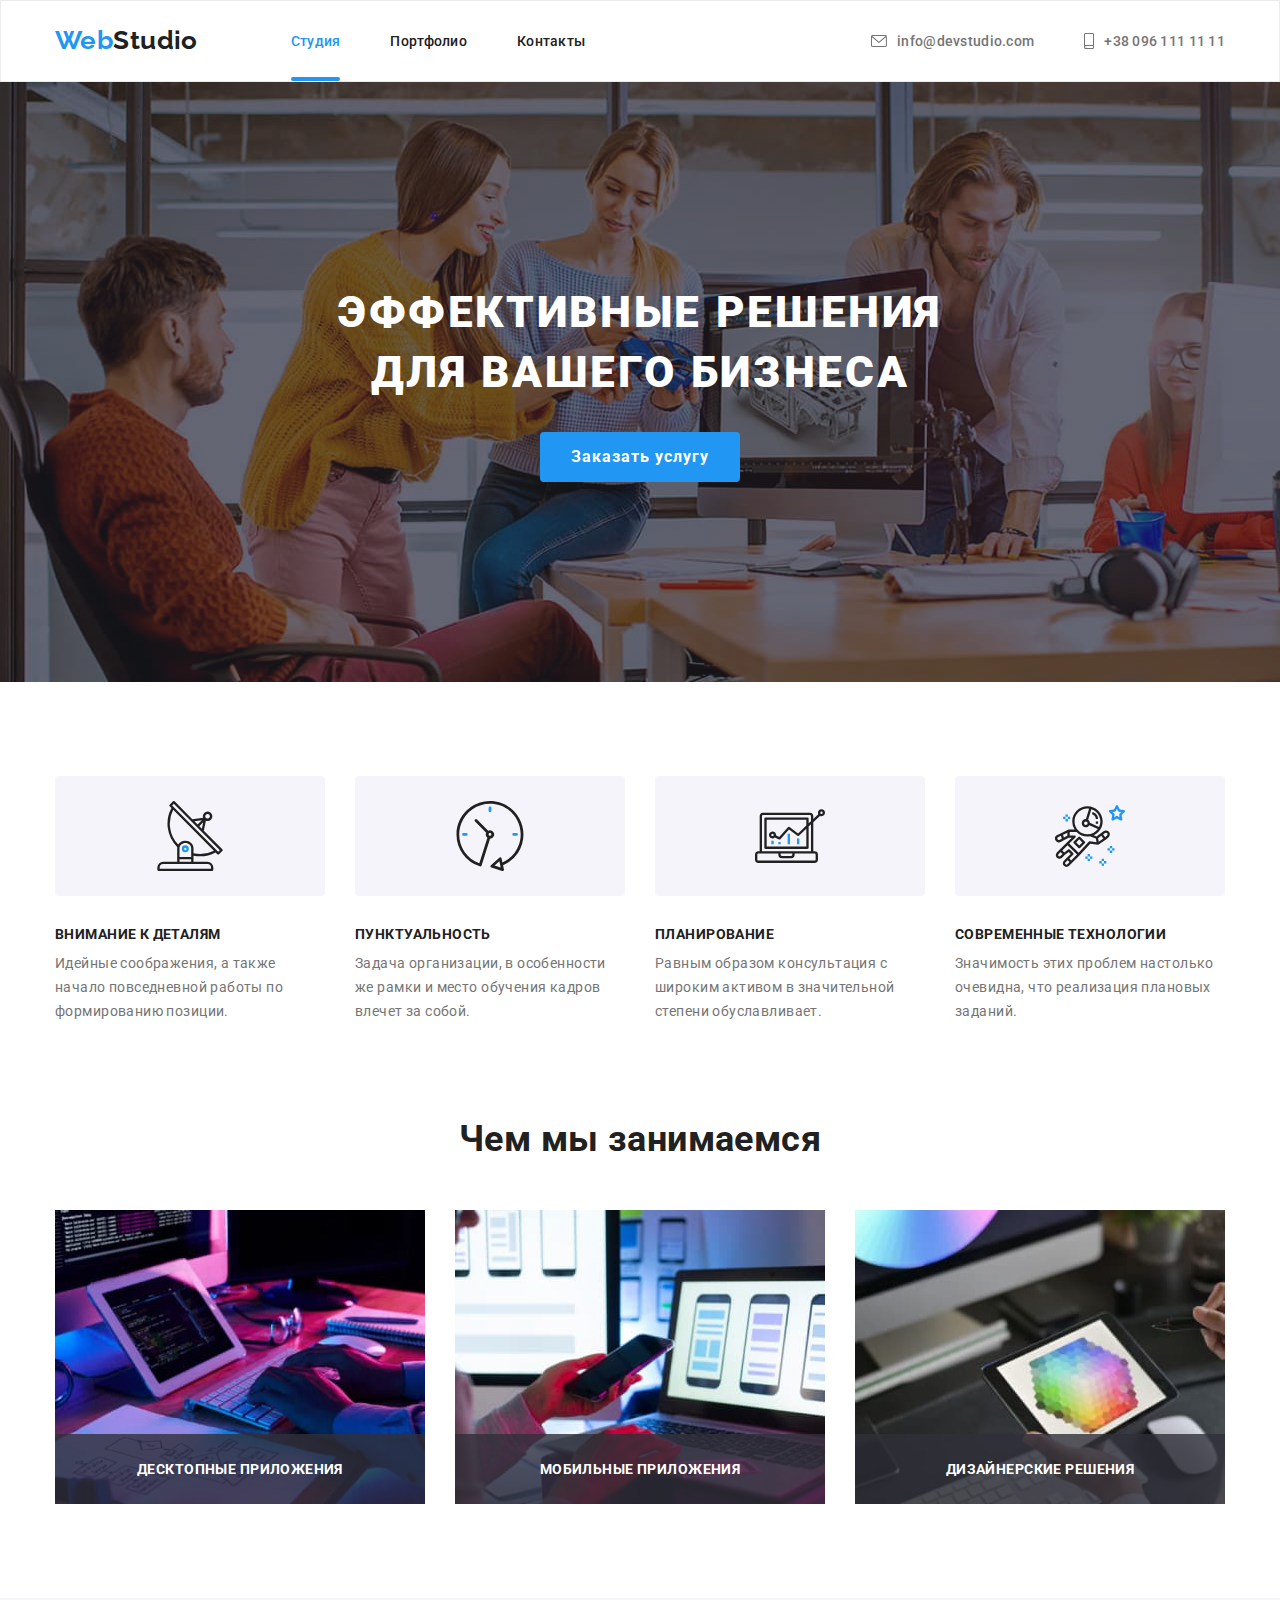
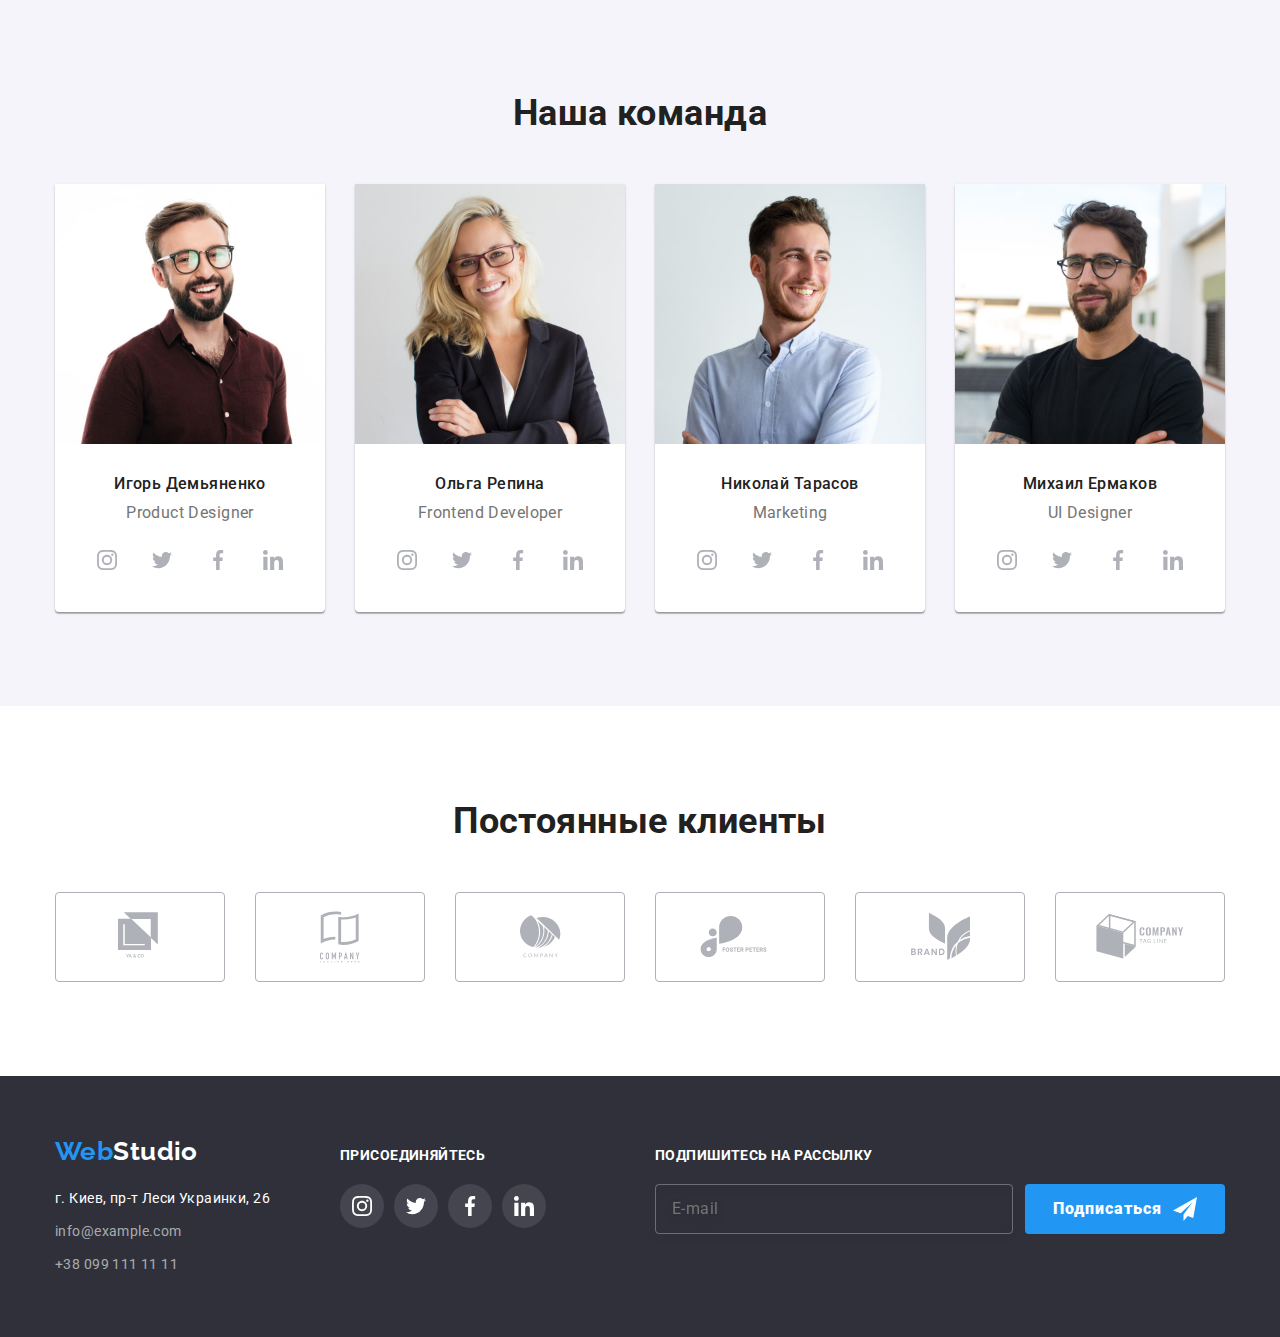
<file: index.html>
<!DOCTYPE html>
<html lang="ru">
  <head>
    <meta charset="UTF-8" />
    <meta name="viewport" content="width=device-width, initial-scale=1.0" />
    <title>WebStudio</title>
    <link rel="preconnect" href="https://fonts.gstatic.com" />
    <link
      href="https://fonts.googleapis.com/css2?family=Raleway:wght@400;700&family=Roboto:wght@400;500;700;900&display=swap"
      rel="stylesheet"
    />
    <link
      rel="stylesheet"
      href="https://cdnjs.cloudflare.com/ajax/libs/modern-normalize/1.0.0/modern-normalize.min.css"
    />
    <link rel="stylesheet" href="./css/main.min.css" />
  </head>
  <body>
    <header class="header">
      <div class="container">
        <nav class="nav">
          <a lang="en" href="#" class="logo"
            ><span class="web">Web</span>Studio
          </a>
          <ul class="nav-main list">
            <li class="item">
              <a href="#" class="link current">Студия</a>
            </li>
            <li class="item">
              <a href="./portfolio.html" class="link">Портфолио</a>
            </li>
            <li class="item">
              <a href="#" class="link">Контакты</a>
            </li>
          </ul>
        </nav>
        <ul class="contacts list">
          <li class="item">
            <a href="mailto:info@devstudio.com" class="link">
              <svg class="contacts-icon" width="16" height="12">
                <use href="./images/sprite.svg#envelope"></use>
              </svg>
              info@devstudio.com</a
            >
          </li>
          <li class="item">
            <a href="tel:+380961111111" class="link">
              <svg class="contacts-icon" width="10" height="16">
                <use href="./images/sprite.svg#smartphone"></use>
              </svg>
              +38 096 111 11 11</a
            >
          </li>
        </ul>
      </div>
    </header>
    <main>
      <!--hero-->
      <section class="hero">
        <div class="container">
          <h1 class="hero-title">
            Эффективные решения <br />
            для вашего бизнеса
          </h1>
          <button type="button" class="button primary" data-modal-open>
            Заказать услугу
          </button>
        </div>
      </section>
      <!--Features-->
      <section class="feature">
        <div class="container">
          <h2 class="visually-hidden">Особенноти</h2>
          <ul class="feature-list list">
            <li class="item">
              <div class="feature-thumb">
                <svg class="feature-icon" width="70" height="70">
                  <use href="./images/sprite.svg#antenna"></use>
                </svg>
              </div>
              <h3 class="title">Внимание к деталям</h3>
              <p class="text">
                Идейные соображения, а также начало повседневной работы по
                формированию позиции.
              </p>
            </li>
            <li class="item">
              <div class="feature-thumb">
                <svg class="feature-icon" width="70" height="70">
                  <use href="./images/sprite.svg#clock"></use>
                </svg>
              </div>
              <h3 class="title">Пунктуальность</h3>
              <p class="text">
                Задача организации, в особенности же рамки и место обучения
                кадров влечет за собой.
              </p>
            </li>
            <li class="item">
              <div class="feature-thumb">
                <svg class="feature-icon" width="70" height="70">
                  <use href="./images/sprite.svg#diagram"></use>
                </svg>
              </div>
              <h3 class="title">Планирование</h3>
              <p class="text">
                Равным образом консультация с широким активом в значительной
                степени обуславливает.
              </p>
            </li>
            <li class="item">
              <div class="feature-thumb">
                <svg class="feature-icon" width="70" height="70">
                  <use href="./images/sprite.svg#astronaut"></use>
                </svg>
              </div>
              <h3 class="title">Современные технологии</h3>
              <p class="text">
                Значимость этих проблем настолько очевидна, что реализация
                плановых заданий.
              </p>
            </li>
          </ul>
        </div>
      </section>
      <!-- about-->
      <section class="about">
        <div class="container">
          <h2 class="big-title">Чем мы занимаемся</h2>
          <ul class="about-list list">
            <li class="item">
              <img
                src="./images/about/about_img_1.jpg"
                alt="компютер"
                width="370"
                height="294"
              />
              <div class="about-thumb">
                <p class="label">Десктопные приложения</p>
              </div>
            </li>
            <li class="item">
              <img
                src="./images/about/about_img_2.jpg"
                alt="телефон"
                width="370"
                height="294"
              />
              <div class="about-thumb">
                <p class="label">Мобильные приложения</p>
              </div>
            </li>
            <li class="item">
              <img
                src="./images/about/about_img_3.jpg"
                alt="планшет"
                width="370"
                height="294"
              />
              <div class="about-thumb">
                <p class="label">Дизайнерские решения</p>
              </div>
            </li>
          </ul>
        </div>
      </section>
      <!--Team-->
      <section class="team">
        <div class="container">
          <h2 class="big-title">Наша команда</h2>
          <ul class="team-list list">
            <li class="item">
              <img
                src="./images/our_team/Демьяненко.jpg"
                alt="Демьяненько"
                width="270"
                height="260"
              />
              <div class="card">
                <h3 class="title">Игорь Демьяненко</h3>
                <p class="text">Product Designer</p>
                <ul class="social-list list">
                  <li class="social-item">
                    <a href="" class="social-link link">
                      <svg class="social-icon" width="20" height="20">
                        <use href="./images/sprite.svg#instagram"></use>
                      </svg>
                    </a>
                  </li>
                  <li class="social-item">
                    <a href="" class="social-link link">
                      <svg class="social-icon" width="20" height="20">
                        <use href="./images/sprite.svg#twitter"></use>
                      </svg>
                    </a>
                  </li>
                  <li class="social-item">
                    <a href="" class="social-link link">
                      <svg class="social-icon" width="20" height="20">
                        <use href="./images/sprite.svg#facebook"></use>
                      </svg>
                    </a>
                  </li>
                  <li class="social-item">
                    <a href="" class="social-link link">
                      <svg class="social-icon" width="20" height="20">
                        <use href="./images/sprite.svg#linkedin"></use>
                      </svg>
                    </a>
                  </li>
                </ul>
              </div>
            </li>
            <li class="item">
              <img
                src="./images/our_team/Репина.jpg"
                alt="Репина"
                width="270"
                height="260"
              />
              <div class="card">
                <h3 class="title">Ольга Репина</h3>
                <p class="text">Frontend Developer</p>
                <ul class="social-list list">
                  <li class="social-item">
                    <a href="" class="social-link link">
                      <svg class="social-icon" width="20" height="20">
                        <use href="./images/sprite.svg#instagram"></use>
                      </svg>
                    </a>
                  </li>
                  <li class="social-item">
                    <a href="" class="social-link link">
                      <svg class="social-icon" width="20" height="20">
                        <use href="./images/sprite.svg#twitter"></use>
                      </svg>
                    </a>
                  </li>
                  <li class="social-item">
                    <a href="" class="social-link link">
                      <svg class="social-icon" width="20" height="20">
                        <use href="./images/sprite.svg#facebook"></use>
                      </svg>
                    </a>
                  </li>
                  <li class="social-item">
                    <a href="" class="social-link link">
                      <svg class="social-icon" width="20" height="20">
                        <use href="./images/sprite.svg#linkedin"></use>
                      </svg>
                    </a>
                  </li>
                </ul>
              </div>
            </li>
            <li class="item">
              <img
                src="./images/our_team/Тарасов.jpg"
                alt="Тарасов"
                width="270"
                height="260"
              />
              <div class="card">
                <h3 class="title">Николай Тарасов</h3>
                <p class="text">Marketing</p>
                <ul class="social-list list">
                  <li class="social-item">
                    <a href="" class="social-link link">
                      <svg class="social-icon" width="20" height="20">
                        <use href="./images/sprite.svg#instagram "></use>
                      </svg>
                    </a>
                  </li>
                  <li class="social-item">
                    <a href="" class="social-link link">
                      <svg class="social-icon" width="20" height="20">
                        <use href="./images/sprite.svg#twitter"></use>
                      </svg>
                    </a>
                  </li>
                  <li class="social-item">
                    <a href="" class="social-link link">
                      <svg class="social-icon" width="20" height="20">
                        <use href="./images/sprite.svg#facebook"></use>
                      </svg>
                    </a>
                  </li>
                  <li class="social-item">
                    <a href="" class="social-link link">
                      <svg class="social-icon" width="20" height="20">
                        <use href="./images/sprite.svg#linkedin"></use>
                      </svg>
                    </a>
                  </li>
                </ul>
              </div>
            </li>
            <li class="item">
              <img
                src="./images/our_team/Ермаков.jpg"
                alt="Ермаков"
                width="270"
                height="260"
              />
              <div class="card">
                <h3 class="title">Михаил Ермаков</h3>
                <p class="text">UI Designer</p>
                <ul class="social-list list">
                  <li class="social-item">
                    <a href="" class="social-link link">
                      <svg class="social-icon" width="20" height="20">
                        <use href="./images/sprite.svg#instagram"></use>
                      </svg>
                    </a>
                  </li>
                  <li class="social-item">
                    <a href="" class="social-link link">
                      <svg class="social-icon" width="20" height="20">
                        <use href="./images/sprite.svg#twitter"></use>
                      </svg>
                    </a>
                  </li>
                  <li class="social-item">
                    <a href="" class="social-link link">
                      <svg class="social-icon" width="20" height="20">
                        <use href="./images/sprite.svg#facebook"></use>
                      </svg>
                    </a>
                  </li>
                  <li class="social-item">
                    <a href="" class="social-link link">
                      <svg class="social-icon" width="20" height="20">
                        <use href="./images/sprite.svg#linkedin"></use>
                      </svg>
                    </a>
                  </li>
                </ul>
              </div>
            </li>
          </ul>
        </div>
      </section>
      <!--client-->
      <section class="client">
        <div class="container">
          <h2 class="big-title">Постоянные клиенты</h2>
          <ul class="client-list list">
            <li class="client-item">
              <a href="" class="client-link link">
                <svg class="client-icon" width="44" height="49">
                  <use href="./images/sprite.svg#logo-1"></use>
                </svg>
              </a>
            </li>
            <li class="client-item">
              <a href="" class="client-link">
                <svg class="client-icon" width="40" height="52">
                  <use href="./images/sprite.svg#logo-2"></use>
                </svg>
              </a>
            </li>
            <li class="client-item">
              <a href="" class="client-link">
                <svg class="client-icon" width="41" height="43">
                  <use href="./images/sprite.svg#logo-3"></use>
                </svg>
              </a>
            </li>
            <li class="client-item">
              <a href="" class="client-link">
                <svg class="client-icon" width="80" height="42">
                  <use href="./images/sprite.svg#logo-4"></use>
                </svg>
              </a>
            </li>
            <li class="client-item">
              <a href="" class="client-link">
                <svg class="client-icon" width="59" height="47">
                  <use href="./images/sprite.svg#logo-5"></use>
                </svg>
              </a>
            </li>
            <li class="client-item">
              <a href="" class="client-link">
                <svg class="client-icon" width="88" height="45">
                  <use href="./images/sprite.svg#logo-6"></use>
                </svg>
              </a>
            </li>
          </ul>
        </div>
      </section>
    </main>

    <footer class="footer">
      <div class="container">
        <div class="address">
          <a href="#" class="logo"><span class="web">Web</span>Studio</a>
          <address>
            <ul class="address-list list">
              <li class="address-item">
                <a
                  href="https://goo.gl/maps/3HchapmakeDrpsUs8"
                  target="blank"
                  class="maps link"
                  >г. Киев, пр-т Леси Украинки, 26
                </a>
              </li>
              <li class="address-item">
                <a href="mailto:info@example.com" class="link"
                  >info@example.com</a
                >
              </li>
              <li class="address-item">
                <a href="tel:+380991111111" class="link">+38 099 111 11 11</a>
              </li>
            </ul>
          </address>
        </div>
        <div class="footer-social">
          <p class="footer-text">присоединяйтесь</p>
          <ul class="footer-social-list list">
            <li class="footer-social-item">
              <a href="" class="footer-social-link link">
                <svg class="footer-social-icon" width="20" height="20">
                  <use href="./images/sprite.svg#instagram"></use>
                </svg>
              </a>
            </li>
            <li class="footer-social-item">
              <a href="" class="footer-social-link link">
                <svg class="footer-social-icon" width="20" height="20">
                  <use href="./images/sprite.svg#twitter"></use>
                </svg>
              </a>
            </li>
            <li class="footer-social-item">
              <a href="" class="footer-social-link link">
                <svg class="footer-social-icon" width="20" height="20">
                  <use href="./images/sprite.svg#facebook"></use>
                </svg>
              </a>
            </li>
            <li class="footer-social-item">
              <a href="" class="footer-social-link link">
                <svg class="footer-social-icon" width="20" height="20">
                  <use href="./images/sprite.svg#linkedin"></use>
                </svg>
              </a>
            </li>
          </ul>
        </div>
        <div class="footer-submit">
          <p class="footer-text">Подпишитесь на рассылку</p>
          <form class="footer-form">
            <input class="footer-input" type="email" placeholder="E-mail" />
            <button type="submit" class="button">
              <b>Подписаться</b>
              <svg class="submit-icon" width="24" height="24">
                <use href="./images/sprite.svg#send"></use>
              </svg>
            </button>
          </form>
        </div>
      </div>
    </footer>
    <!--modal-->
    <div class="backdrop is-hidden" data-modal>
      <div class="modal">
        <button type="button" class="button-modal" data-modal-close>
          <svg class="modal-icon" width="18" height="18">
            <use href="./images/sprite.svg#close"></use>
          </svg>
        </button>
        <form action="#" class="modal-form">
          <b class="modal-title">Оставьте свои данные, мы вам перезвоним</b>
          <div class="modal-box">
            <label for="user-name" class="modal-label">Имя</label>
            <div class="modal-box-input">
              <input
                type="text"
                id="user-name"
                name="text"
                class="modal-input"
              />
              <svg class="modal-box-icon" width="18" height="18">
                <use href="./images/sprite.svg#person"></use>
              </svg>
            </div>
          </div>
          <div class="modal-box">
            <label for="user-phone" class="modal-label">Телефон</label>
            <div class="modal-box-input">
              <input
                type="tel"
                id="user-phone"
                name="tel"
                class="modal-input"
              />
              <svg class="modal-box-icon" width="18" height="18">
                <use href="./images/sprite.svg#phone"></use>
              </svg>
            </div>
          </div>
          <div class="modal-box">
            <label for="user-email" class="modal-label">Почта</label>
            <div class="modal-box-input">
              <input
                type="email"
                id="user-email"
                name="email"
                class="modal-input"
              />
              <svg class="modal-box-icon" width="18" height="18">
                <use href="./images/sprite.svg#email"></use>
              </svg>
            </div>
          </div>
          <div class="modal-box-message">
            <label for="message" class="modal-label">Комментарий</label>
            <textarea
              name="user-message"
              id="message"
              class="modal-message"
              placeholder="Введите текст"
            ></textarea>
          </div>

          <div class="modal-box-policy">
            <input
              type="checkbox"
              name="user-policy"
              id="policy-check"
              class="modal-check-policy visually-hidden"
            />
            <label for="policy-check" class="modal-policy"
              >Соглашаюсь с рассылкой и принимаю &nbsp;
              <a href="#"> Условия договора</a>
            </label>
          </div>

          <button type="submit" class="button">Отправить</button>
        </form>
      </div>
    </div>

    <script src="./js/modal.js"></script>
  </body>
</html>
</file>
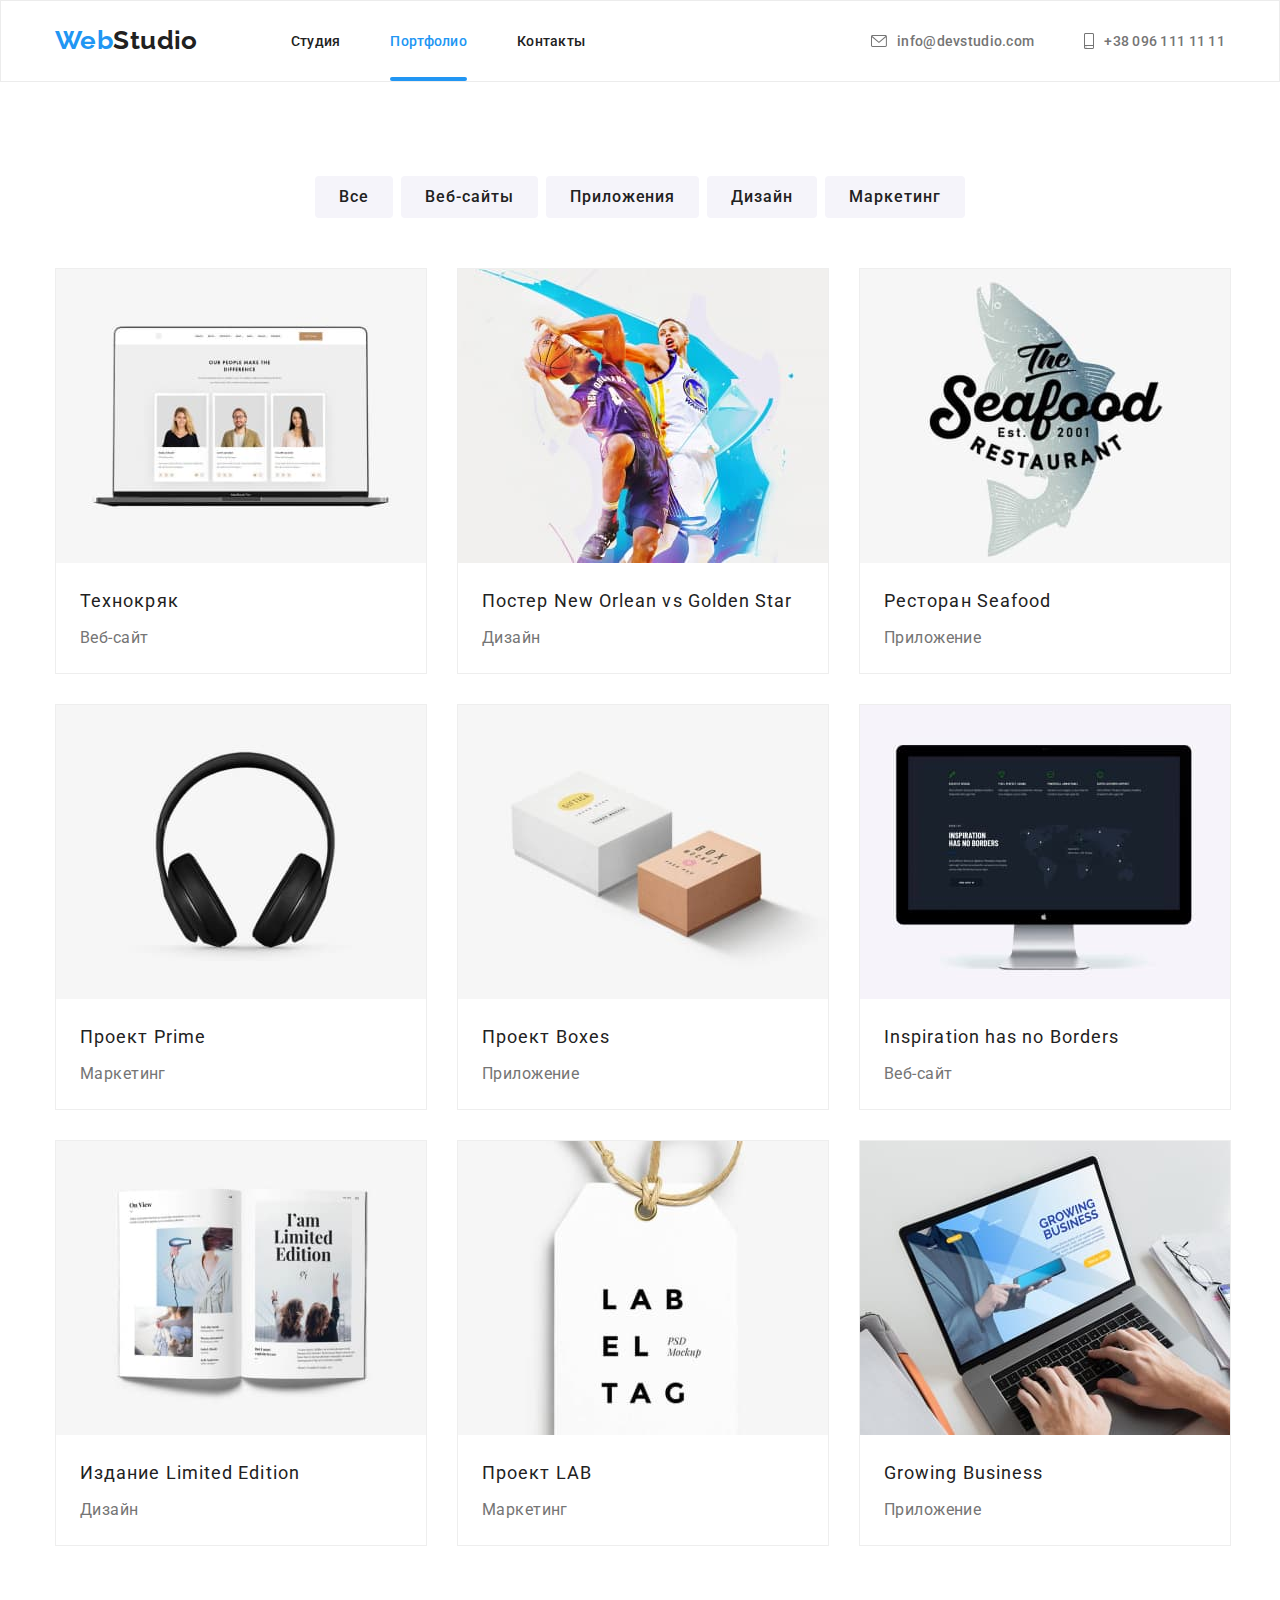
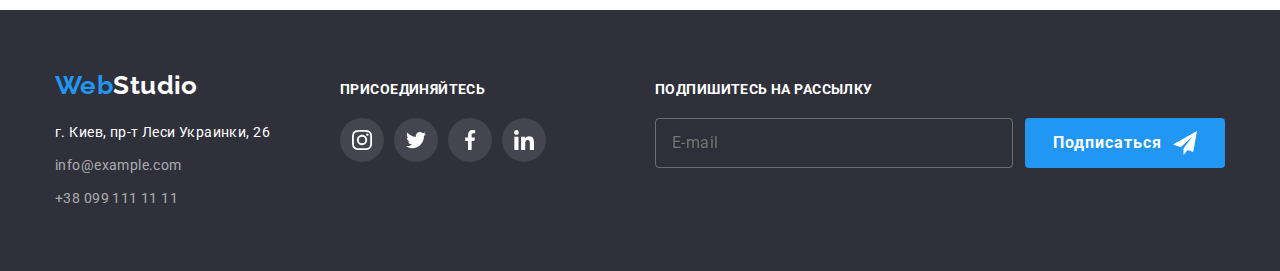
<file: portfolio.html>
<!DOCTYPE html>
<html lang="ru">
  <head>
    <meta charset="UTF-8" />
    <meta name="viewport" content="width=device-width, initial-scale=1.0" />
    <title>WebStudio</title>
    <link rel="preconnect" href="https://fonts.gstatic.com" />
    <link
      href="https://fonts.googleapis.com/css2?family=Raleway:wght@400;700&family=Roboto:wght@400;500;700;900&display=swap"
      rel="stylesheet"
    />
    <link
      rel="stylesheet"
      href="https://cdnjs.cloudflare.com/ajax/libs/modern-normalize/1.0.0/modern-normalize.min.css"
    />
    <link rel="stylesheet" href="./css/portfolio.min.css" />
  </head>
  <body>
    <header class="header">
      <div class="container">
        <nav class="nav">
          <a lang="en" href="#" class="logo"
            ><span class="web">Web</span>Studio
          </a>
          <ul class="nav-main list">
            <li class="item">
              <a href="./index.html" class="link">Студия</a>
            </li>
            <li class="item">
              <a href="./portfolio.html" class="link current">Портфолио</a>
            </li>
            <li class="item">
              <a href="#" class="link">Контакты</a>
            </li>
          </ul>
        </nav>
        <ul class="contacts list">
          <li class="item">
            <a href="mailto:info@devstudio.com" class="link">
              <svg class="contacts-icon" width="16" height="12">
                <use href="./images/sprite.svg#envelope"></use>
              </svg>
              info@devstudio.com</a
            >
          </li>
          <li class="item">
            <a href="tel:+380961111111" class="link">
              <svg class="contacts-icon" width="10" height="16">
                <use href="./images/sprite.svg#smartphone"></use>
              </svg>
              +38 096 111 11 11</a
            >
          </li>
        </ul>
      </div>
    </header>
    <section class="portfolio">
      <div class="container">
        <h1 class="visually-hidden">Портфолио</h1>
        <ul class="filter-list list">
          <li class="item">
            <button type="button" class="button">Все</button>
          </li>
          <li class="item">
            <button type="button" class="button">Веб-сайты</button>
          </li>
          <li class="item">
            <button type="button" class="button">Приложения</button>
          </li>
          <li class="item">
            <button type="button" class="button">Дизайн</button>
          </li>
          <li class="item">
            <button type="button" class="button">Маркетинг</button>
          </li>
        </ul>
        <h2 class="visually-hidden">Проекты</h2>
        <ul class="project-list list">
          <li class="project-item">
            <a href="" class="project-link link">
              <div class="project-wrapper">
                <img src="./images/portfolio/techno.jpg " alt="ноутбук" />
                <p class="overlay">
                  Технокряк это современная площадка распространения
                  коронавируса. Компании используют эту платформу для цифрового
                  шпионажа и атак на защищённые сервера конкурентов.
                </p>
              </div>
              <div class="card">
                <h3 class="title">Технокряк</h3>
                <p class="text">Веб-сайт</p>
              </div>
            </a>
          </li>
          <li class="project-item">
            <a href="" class="project-link link">
              <div class="project-wrapper">
                <img
                  src="./images/portfolio/poster.jpg"
                  alt="два баскетболиста"
                />
                <p class="overlay">
                  Технокряк это современная площадка распространения
                  коронавируса. Компании используют эту платформу для цифрового
                  шпионажа и атак на защищённые сервера конкурентов.
                </p>
              </div>
              <div class="card">
                <h3 class="title">Постер New Orlean vs Golden Star</h3>
                <p class="text">Дизайн</p>
              </div>
            </a>
          </li>
          <li class="project-item">
            <a href="" class="project-link link">
              <div class="project-wrapper">
                <img src="./images/portfolio/seafood.jpg" alt="рыба" />
                <p class="overlay">
                  Технокряк это современная площадка распространения
                  коронавируса. Компании используют эту платформу для цифрового
                  шпионажа и атак на защищённые сервера конкурентов.
                </p>
              </div>
              <div class="card">
                <h3 class="title">Ресторан Seafood</h3>
                <p class="text">Приложение</p>
              </div>
            </a>
          </li>
          <li class="project-item">
            <a href="" class="project-link link">
              <div class="project-wrapper">
                <img
                  src="./images/portfolio/project_prime.jpg"
                  alt="наушники"
                />
                <p class="overlay">
                  Технокряк это современная площадка распространения
                  коронавируса. Компании используют эту платформу для цифрового
                  шпионажа и атак на защищённые сервера конкурентов.
                </p>
              </div>
              <div class="card">
                <h3 class="title">Проект Prime</h3>
                <p class="text">Маркетинг</p>
              </div>
            </a>
          </li>
          <li class="project-item">
            <a href="" class="project-link link">
              <div class="project-wrapper">
                <img
                  src="./images/portfolio/project_boxes.jpg"
                  alt="две коробки"
                />
                <p class="overlay">
                  Технокряк это современная площадка распространения
                  коронавируса. Компании используют эту платформу для цифрового
                  шпионажа и атак на защищённые сервера конкурентов.
                </p>
              </div>
              <div class="card">
                <h3 class="title">Проект Boxes</h3>
                <p class="text">Приложение</p>
              </div>
            </a>
          </li>
          <li class="project-item">
            <a href="" class="project-link link">
              <div class="project-wrapper">
                <img
                  src="./images/portfolio/inspiration.jpg"
                  alt="монитор с материками"
                />
                <p class="overlay">
                  Технокряк это современная площадка распространения
                  коронавируса. Компании используют эту платформу для цифрового
                  шпионажа и атак на защищённые сервера конкурентов.
                </p>
              </div>
              <div class="card">
                <h3 class="title">Inspiration has no Borders</h3>
                <p class="text">Веб-сайт</p>
              </div>
            </a>
          </li>
          <li class="project-item">
            <a href="" class="project-link link">
              <div class="project-wrapper">
                <img src="./images/portfolio/limited_edition.jpg" alt="книга" />
                <p class="overlay">
                  Технокряк это современная площадка распространения
                  коронавируса. Компании используют эту платформу для цифрового
                  шпионажа и атак на защищённые сервера конкурентов.
                </p>
              </div>
              <div class="card">
                <h3 class="title">Издание Limited Edition</h3>
                <p class="text">Дизайн</p>
              </div>
            </a>
          </li>
          <li class="project-item">
            <a href="" class="project-link link">
              <div class="project-wrapper">
                <img src="./images/portfolio/project_lab.jpg" alt="бирка" />
                <p class="overlay">
                  Технокряк это современная площадка распространения
                  коронавируса. Компании используют эту платформу для цифрового
                  шпионажа и атак на защищённые сервера конкурентов.
                </p>
              </div>

              <div class="card">
                <h3 class="title">Проект LAB</h3>
                <p class="text">Маркетинг</p>
              </div>
            </a>
          </li>
          <li class="project-item">
            <a href="" class="project-link link">
              <div class="project-wrapper">
                <img
                  src="./images/portfolio/growing_business.jpg"
                  alt="печатают на ноутбуке"
                />
                <p class="overlay">
                  Технокряк это современная площадка распространения
                  коронавируса. Компании используют эту платформу для цифрового
                  шпионажа и атак на защищённые сервера конкурентов.
                </p>
              </div>
              <div class="card">
                <h3 class="title">Growing Business</h3>
                <p class="text">Приложение</p>
              </div>
            </a>
          </li>
        </ul>
      </div>
    </section>
    <footer class="footer">
      <div class="container">
        <div class="address">
          <a href="#" class="logo"><span class="web">Web</span>Studio</a>
          <address>
            <ul class="address-list list">
              <li class="address-item">
                <a
                  href="https://goo.gl/maps/3HchapmakeDrpsUs8"
                  target="blank"
                  class="maps link"
                  >г. Киев, пр-т Леси Украинки, 26
                </a>
              </li>
              <li class="address-item">
                <a href="mailto:info@example.com" class="link"
                  >info@example.com</a
                >
              </li>
              <li class="address-item">
                <a href="tel:+380991111111" class="link">+38 099 111 11 11</a>
              </li>
            </ul>
          </address>
        </div>
        <div class="footer-social">
          <p class="footer-text">присоединяйтесь</p>
          <ul class="footer-social-list list">
            <li class="footer-social-item">
              <a href="" class="footer-social-link link">
                <svg class="footer-social-icon" width="20" height="20">
                  <use href="./images/sprite.svg#instagram"></use>
                </svg>
              </a>
            </li>
            <li class="footer-social-item">
              <a href="" class="footer-social-link link">
                <svg class="footer-social-icon" width="20" height="20">
                  <use href="./images/sprite.svg#twitter"></use>
                </svg>
              </a>
            </li>
            <li class="footer-social-item">
              <a href="" class="footer-social-link link">
                <svg class="footer-social-icon" width="20" height="20">
                  <use href="./images/sprite.svg#facebook"></use>
                </svg>
              </a>
            </li>
            <li class="footer-social-item">
              <a href="" class="footer-social-link link">
                <svg class="footer-social-icon" width="20" height="20">
                  <use href="./images/sprite.svg#linkedin"></use>
                </svg>
              </a>
            </li>
          </ul>
        </div>
        <div class="footer-submit">
          <p class="footer-text">Подпишитесь на рассылку</p>
          <form class="footer-form">
            <input class="footer-input" type="email" placeholder="E-mail"></input>
            <button type="submit" class="button">
              <p>Подписаться</p>
               <svg class="submit-icon" width="24" height="24"><use href="./images/sprite.svg#send"></use></svg>
            </button>
          </form>
        </div>
      </div>
    </footer>
  </body>
</html>
</file>
<file: css/main.min.css>
:root{--primary-text-color: #212121;--title-text-color: #757575;--accent-color: #2196f3;--bg-button-color: #f5f4fa;--icon-color: #afb1b8;--timing-function: cubic-bezier(0.4, 0, 0.2, 1);--primary-lite-color: #ffffff;--bg-dark-color: #2f303a}.visually-hidden{position:absolute !important;clip:rect(1px 1px 1px 1px);clip:rect(1px, 1px, 1px, 1px);padding:0 !important;border:0 !important;height:1px !important;width:1px !important;overflow:hidden}html{box-sizing:border-box}*,*::before,*::after{box-sizing:inherit}body{background-color:var(--primary-lite-color);color:var(--title-text-color);margin:0;font-family:Roboto, sans-serif;font-size:14px;font-weight:400;line-height:1.714;letter-spacing:0.03em}.list{list-style:none;padding:0;margin:0}img{border-style:none;display:block}h1,h2,h3,h4,h5,h6,p{margin:0}.container{width:1200px;margin:0 auto;padding-left:15px;padding-right:15px}.header .container{display:flex;align-items:center}.footer .container{display:flex;align-items:baseline}.logo{color:var(--primary-text-color);font-family:Raleway, sans-serif;text-decoration:none;font-size:26px;font-weight:700;line-height:1.192}.header .logo{padding:24px 0px;margin-right:93px}.footer .logo{margin-bottom:20px;display:inline-block;color:var(--primary-lite-color)}.web{color:var(--accent-color)}.button{background-color:var(--accent-color);color:var(--primary-lite-color);cursor:pointer;border-color:transparent;outline:none;padding:8px 28px;min-width:200px;align-self:center;border-radius:4px;font-family:Roboto, sans-serif;font-size:16px;font-weight:700;line-height:1.875;letter-spacing:0.06em}.button:hover{box-shadow:0px 3px 1px #000}.button:focus{color:var(--primary-lite-color);background:var(--accent-color);border:2px solid var(--bg-dark-color)}.portfolio .button{background-color:var(--bg-button-color);color:var(--primary-text-color);cursor:pointer;padding:6px 22px;min-width:73px;font-weight:500;line-height:1.62;transition:color 250ms var(--timing-function),background-color 250ms var(--timing-function),box-shadow 250ms var(--timing-function)}.portfolio .button:focus,.portfolio .button:hover{color:var(--primary-lite-color);background:var(--accent-color);box-shadow:0px 3px 1px rgba(0,0,0,0.1),0px 1px 2px rgba(0,0,0,0.08),0px 2px 2px rgba(0,0,0,0.12)}.footer .button{display:flex;align-items:center;justify-content:space-between;padding:8px 26px}.big-title{margin-bottom:50px;color:var(--primary-text-color);font-size:36px;font-weight:700;line-height:1.167;text-align:center}.header{border:1px solid #ececec}.nav{display:flex}.nav .current::after{content:"";display:block;position:absolute;left:0;bottom:0;width:100%;height:4px;background:#2196f3;border-radius:2px}.nav-main{display:flex}.nav-main .link{display:block;position:relative;padding-top:32px;padding-bottom:32px;color:var(--primary-text-color);text-decoration:none;font-size:14px;font-weight:500;line-height:1.143;letter-spacing:0.02em;transition:color 250ms var(--timing-function)}.nav-main .link:hover,.nav-main .link:focus,.nav-main .link.current{color:var(--accent-color)}.contacts .item+.item,.nav-main .item+.item{margin-left:50px}.contacts{display:flex;justify-content:flex-start;align-items:center;flex-direction:row;margin-left:auto}.contacts .item{display:flex;justify-content:flex-start;align-items:center;flex-direction:row}.contacts .link{display:flex;justify-content:flex-start;align-items:center;flex-direction:row;padding-top:32px;padding-bottom:32px;color:var(--title-text-color);text-decoration:none;font-size:14px;font-weight:500;line-height:1.143;letter-spacing:0.02em;transition:color 250ms var(--timing-function)}.contacts .link:hover,.contacts .link:focus{color:var(--accent-color)}.contacts-icon{margin-right:10px;fill:currentColor}.hero{max-width:1600px;padding-top:200px;padding-bottom:200px;text-align:center;margin:0 auto;background-color:#c4c4c4;background-image:linear-gradient(rgba(47,48,58,0.4), rgba(47,48,58,0.4)),url("../images/hero/hero.jpg");background-repeat:no-repeat;background-size:cover}.hero-title{margin-left:auto;margin-right:auto;margin-bottom:30px;color:var(--primary-lite-color);font-size:44px;font-weight:900;line-height:1.364;letter-spacing:0.06em;text-transform:uppercase}.feature{padding-top:94px;padding-bottom:94px}.feature .item{width:270px}.feature .item+.item{margin-left:30px}.feature-list{display:flex}.feature-list .title{margin-bottom:10px;color:var(--primary-text-color);font-size:14px;font-weight:700;line-height:1.143;text-transform:uppercase}.feature-thumb{display:flex;justify-content:center;align-items:center;background:#f5f4fa;border-radius:4px;height:120px;margin-bottom:30px}.about{padding-top:0;padding-bottom:94px}.about .item+.item{margin-left:30px}.about-list{display:flex}.about-list .item{position:relative}.about-thumb{display:flex;justify-content:center;align-items:center;flex-direction:row;text-align:center;position:absolute;overflow:hidden;bottom:0;right:0;margin:0;width:100%;height:70px;background:rgba(47,48,58,0.8)}.label{font-size:14px;font-weight:700;line-height:1.143;text-transform:uppercase;color:var(--primary-lite-color)}.team{padding-top:94px;padding-bottom:94px;background-color:var(--bg-button-color)}.team .card{width:270px;height:168px;padding:30px;text-align:center}.team .item{background:var(--primary-lite-color);line-height:0px;box-shadow:0px 1px 3px rgba(0,0,0,0.12),0px 1px 1px rgba(0,0,0,0.14),0px 2px 1px rgba(0,0,0,0.2);border-radius:0px 0px 4px 4px}.team .item+.item{margin-left:30px}.team-list{display:flex}.team-list .title{margin-bottom:10px;color:var(--primary-text-color);font-size:16px;font-weight:500;line-height:1.188}.team-list .text{font-size:16px;font-weight:400;line-height:1.188;margin-bottom:16px}.social-item{width:44px;height:44px}.social-list{display:flex;justify-content:space-between;align-items:stretch;flex-direction:row}.social-link{display:flex;justify-content:center;align-items:center;flex-direction:row;width:100%;height:100%;border-radius:50%;fill:var(--icon-color);background-color:var(--primary-lite-color);transition:fill 250ms var(--timing-function),background-color 250ms var(--timing-function)}.social-link:focus,.social-link:hover{background-color:var(--accent-color)}.social-link:focus,.social-link:hover{fill:var(--primary-lite-color)}.client{padding-top:94px;padding-bottom:94px}.client-list{display:flex;justify-content:space-between}.client-item{width:170px;height:90px}.client-link{display:flex;justify-content:center;align-items:center;flex-direction:row;width:100%;height:100%;box-sizing:border-box;border:1px solid var(--icon-color);fill:var(--icon-color);border-radius:4px;transition:fill 250ms var(--timing-function),border 250ms var(--timing-function)}.client-link:hover,.client-link:focus{fill:var(--accent-color);border:1px solid var(--accent-color)}.footer{background:var(--bg-dark-color);padding-top:60px;padding-bottom:60px}.address{margin-right:70px}.address-list .link{color:rgba(255,255,255,0.6);text-decoration:none;font-style:normal;transition:color 250ms var(--timing-function)}.address-list .maps{color:var(--primary-lite-color);text-decoration:none;font-style:normal;transition:color 250ms var(--timing-function)}.address-list .link:hover,.address-list .link:focus{color:var(--accent-color)}.address-item+.address-item{margin-top:9px}.footer-social{width:206px;height:80px}.footer-social-list{display:flex;justify-content:space-between;align-items:stretch;flex-direction:row}.footer-social-item{width:44px;height:44px}.footer-social-link{display:flex;justify-content:center;align-items:center;flex-direction:row;width:100%;height:100%;border-radius:50%;background-color:rgba(255,255,255,0.1);fill:var(--primary-lite-color);transition:background-color 250ms var(--timing-function),fill 250ms var(--timing-function)}.footer-social-link:focus,.footer-social-link:hover{fill:var(--primary-lite-color);background-color:var(--accent-color)}.footer-text{margin-bottom:20px;font-weight:700;line-height:1.14;text-transform:uppercase;color:var(--primary-lite-color)}.footer-submit{width:570px;height:86px;margin-left:auto}.footer-form{display:flex;justify-content:space-between;align-items:stretch;flex-direction:row}.footer-input{box-sizing:border-box;width:358px;height:50px;padding:15px 16px;border:1px solid rgba(255,255,255,0.3);filter:drop-shadow(0px 4px 4px rgba(0,0,0,0.15));border-radius:4px;background-color:inherit;color:rgba(255,255,255,0.6);font-size:16px;font-weight:400;line-height:1.25;letter-spacing:0.03em}.submit-icon{fill:currentColor}.backdrop{position:fixed;top:0;left:0;width:100%;height:100%;border:none;opacity:1;background-color:rgba(0,0,0,0.2);transition:250ms var(--timing-function)}.backdrop.is-hidden{opacity:0;pointer-events:none;visibility:hidden}.backdrop.is-hidden .modal{transform:translate(-50%, -50%) scale(0)}.modal{position:absolute;top:50%;left:50%;transform:translate(-50%, -50%) scale(1);transition:transform 250ms var(--timing-function);opacity:1;min-width:528px;min-height:581px;padding:40px;background:var(--primary-lite-color);box-shadow:0px 1px 3px rgba(0,0,0,0.12),0px 1px 1px rgba(0,0,0,0.14),0px 2px 1px rgba(0,0,0,0.2);border-radius:4px}.button-modal{position:absolute;display:flex;justify-content:center;align-items:center;flex-direction:row;padding:0;top:8px;right:8px;width:30px;height:30px;cursor:pointer;background:transparent;border:1px solid rgba(0,0,0,0.1);border-radius:50%}.button-modal:focus,.button-modal:hover{outline:none;fill:var(--accent-color);border-color:var(--accent-color)}.modal-form{display:flex;justify-content:flex-start;align-items:stretch;flex-direction:column}.modal-title{margin-bottom:12px;font-size:20px;font-weight:700;line-height:1.15;text-align:center;color:var(--primary-text-color)}.modal-box{display:flex;justify-content:flex-start;align-items:stretch;flex-direction:column;margin-bottom:10px}.modal-label{margin-bottom:4px;font-size:14px;font-weight:400;line-height:1.143;letter-spacing:0.01em}.modal-box-input{position:relative}.modal-input{height:40px;width:100%;padding-left:42px;border:1px solid rgba(33,33,33,0.2);border-radius:4px;transition:border-color 250ms var(--timing-function)}.modal-input:focus{outline:none;border-color:var(--accent-color)}.modal-box-icon{position:absolute;top:50%;left:12px;transform:translateY(-50%);pointer-events:none;transition:fill 250ms var(--timing-function)}.modal-input:focus+.modal-box-icon{fill:var(--accent-color)}.modal-box-message{margin-bottom:20px}.modal-box-policy{margin-bottom:30px}.modal-message{display:block;width:100%;height:120px;padding:12px 16px;border:1px solid rgba(33,33,33,0.2);border-radius:4px;resize:none;font-size:14px;font-weight:400;line-height:1.143;letter-spacing:0.01em;transition:border-color 250ms var(--timing-function)}.modal-message::placeholder{color:rgba(117,117,117,0.5)}.modal-message:focus{outline:none;border-color:var(--accent-color)}.modal-policy{display:flex;justify-content:center;align-items:center;flex-direction:row;flex-wrap:wrap;border-radius:2px}.modal-policy::before{content:"";display:inline-block;width:16px;height:15px;border-radius:2px;border:2px solid var(--primary-text-color);margin-right:8px}.modal-check-policy:checked+.modal-policy::before{background-color:var(--accent-color);border-color:var(--accent-color);background-image:url("../images/check/check.svg");background-size:contain;background-origin:border-box}.modal-check-policy:focus+.modal-policy::before{border:2px solid var(--accent-color)}
/*# sourceMappingURL=main.min.css.map */
</file>
<file: css/portfolio.min.css>
:root{--primary-text-color: #212121;--title-text-color: #757575;--accent-color: #2196f3;--bg-button-color: #f5f4fa;--icon-color: #afb1b8;--timing-function: cubic-bezier(0.4, 0, 0.2, 1);--primary-lite-color: #ffffff;--bg-dark-color: #2f303a}.visually-hidden{position:absolute !important;clip:rect(1px 1px 1px 1px);clip:rect(1px, 1px, 1px, 1px);padding:0 !important;border:0 !important;height:1px !important;width:1px !important;overflow:hidden}html{box-sizing:border-box}*,*::before,*::after{box-sizing:inherit}body{background-color:var(--primary-lite-color);color:var(--title-text-color);margin:0;font-family:Roboto, sans-serif;font-size:14px;font-weight:400;line-height:1.714;letter-spacing:0.03em}.list{list-style:none;padding:0;margin:0}img{border-style:none;display:block}h1,h2,h3,h4,h5,h6,p{margin:0}.container{width:1200px;margin:0 auto;padding-left:15px;padding-right:15px}.header .container{display:flex;align-items:center}.footer .container{display:flex;align-items:baseline}.logo{color:var(--primary-text-color);font-family:Raleway, sans-serif;text-decoration:none;font-size:26px;font-weight:700;line-height:1.192}.header .logo{padding:24px 0px;margin-right:93px}.footer .logo{margin-bottom:20px;display:inline-block;color:var(--primary-lite-color)}.web{color:var(--accent-color)}.button{background-color:var(--accent-color);color:var(--primary-lite-color);cursor:pointer;border-color:transparent;outline:none;padding:8px 28px;min-width:200px;align-self:center;border-radius:4px;font-family:Roboto, sans-serif;font-size:16px;font-weight:700;line-height:1.875;letter-spacing:0.06em}.button:hover{box-shadow:0px 3px 1px #000}.button:focus{color:var(--primary-lite-color);background:var(--accent-color);border:2px solid var(--bg-dark-color)}.portfolio .button{background-color:var(--bg-button-color);color:var(--primary-text-color);cursor:pointer;padding:6px 22px;min-width:73px;font-weight:500;line-height:1.62;transition:color 250ms var(--timing-function),background-color 250ms var(--timing-function),box-shadow 250ms var(--timing-function)}.portfolio .button:focus,.portfolio .button:hover{color:var(--primary-lite-color);background:var(--accent-color);box-shadow:0px 3px 1px rgba(0,0,0,0.1),0px 1px 2px rgba(0,0,0,0.08),0px 2px 2px rgba(0,0,0,0.12)}.footer .button{display:flex;align-items:center;justify-content:space-between;padding:8px 26px}.header{border:1px solid #ececec}.nav{display:flex}.nav .current::after{content:"";display:block;position:absolute;left:0;bottom:0;width:100%;height:4px;background:#2196f3;border-radius:2px}.nav-main{display:flex}.nav-main .link{display:block;position:relative;padding-top:32px;padding-bottom:32px;color:var(--primary-text-color);text-decoration:none;font-size:14px;font-weight:500;line-height:1.143;letter-spacing:0.02em;transition:color 250ms var(--timing-function)}.nav-main .link:hover,.nav-main .link:focus,.nav-main .link.current{color:var(--accent-color)}.contacts .item+.item,.nav-main .item+.item{margin-left:50px}.contacts{display:flex;justify-content:flex-start;align-items:center;flex-direction:row;margin-left:auto}.contacts .item{display:flex;justify-content:flex-start;align-items:center;flex-direction:row}.contacts .link{display:flex;justify-content:flex-start;align-items:center;flex-direction:row;padding-top:32px;padding-bottom:32px;color:var(--title-text-color);text-decoration:none;font-size:14px;font-weight:500;line-height:1.143;letter-spacing:0.02em;transition:color 250ms var(--timing-function)}.contacts .link:hover,.contacts .link:focus{color:var(--accent-color)}.contacts-icon{margin-right:10px;fill:currentColor}.portfolio{padding-top:94px;padding-bottom:94px}.portfolio .card{width:370px;height:110px;padding:20px 24px}.filter-list{display:flex;justify-content:center;align-items:stretch;flex-direction:row;margin-bottom:50px}.filter-list .item+.item{margin-left:8px}.project-list{display:flex;flex-wrap:wrap;margin-right:-30px;margin-bottom:-30px;margin-left:0;margin-top:0}.project-list .title{color:var(--primary-text-color);margin-bottom:4px;font-size:18px;font-weight:400;line-height:2;letter-spacing:0.06em}.project-list .text{color:var(--title-text-color);font-size:16px;font-weight:400;line-height:1.875}.project-list .link{text-decoration:none}.project-item{display:block;margin-right:30px;margin-bottom:30px;width:372px;background-color:var(--primary-lite-color);border:1px solid #eeeeee;box-sizing:border-box;line-height:0}.project-item:nth-child(3n){margin-right:0px}.project-item:nth-last-child(-n+3){margin-bottom:0}.project-wrapper{position:relative;overflow:hidden}.overlay{position:absolute;left:0;top:0;width:100%;height:100%;font-size:18px;font-weight:400;line-height:1.556;background:rgba(33,150,243,0.9);color:var(--primary-lite-color);padding:24px 63px;transform:translateY(calc(100% + 1px));transition:transform 250ms var(--timing-function)}.project-link{display:block}.project-link:focus .overlay,.project-link:hover .overlay{transform:translateY(0)}.project-link:focus,.project-link:hover{box-shadow:0px 1px 1px rgba(0,0,0,0.12),0px 4px 4px rgba(0,0,0,0.06),1px 4px 6px rgba(0,0,0,0.16)}.footer{background:var(--bg-dark-color);padding-top:60px;padding-bottom:60px}.address{margin-right:70px}.address-list .link{color:rgba(255,255,255,0.6);text-decoration:none;font-style:normal;transition:color 250ms var(--timing-function)}.address-list .maps{color:var(--primary-lite-color);text-decoration:none;font-style:normal;transition:color 250ms var(--timing-function)}.address-list .link:hover,.address-list .link:focus{color:var(--accent-color)}.address-item+.address-item{margin-top:9px}.footer-social{width:206px;height:80px}.footer-social-list{display:flex;justify-content:space-between;align-items:stretch;flex-direction:row}.footer-social-item{width:44px;height:44px}.footer-social-link{display:flex;justify-content:center;align-items:center;flex-direction:row;width:100%;height:100%;border-radius:50%;background-color:rgba(255,255,255,0.1);fill:var(--primary-lite-color);transition:background-color 250ms var(--timing-function),fill 250ms var(--timing-function)}.footer-social-link:focus,.footer-social-link:hover{fill:var(--primary-lite-color);background-color:var(--accent-color)}.footer-text{margin-bottom:20px;font-weight:700;line-height:1.14;text-transform:uppercase;color:var(--primary-lite-color)}.footer-submit{width:570px;height:86px;margin-left:auto}.footer-form{display:flex;justify-content:space-between;align-items:stretch;flex-direction:row}.footer-input{box-sizing:border-box;width:358px;height:50px;padding:15px 16px;border:1px solid rgba(255,255,255,0.3);filter:drop-shadow(0px 4px 4px rgba(0,0,0,0.15));border-radius:4px;background-color:inherit;color:rgba(255,255,255,0.6);font-size:16px;font-weight:400;line-height:1.25;letter-spacing:0.03em}.submit-icon{fill:currentColor}
/*# sourceMappingURL=portfolio.min.css.map */
</file>
